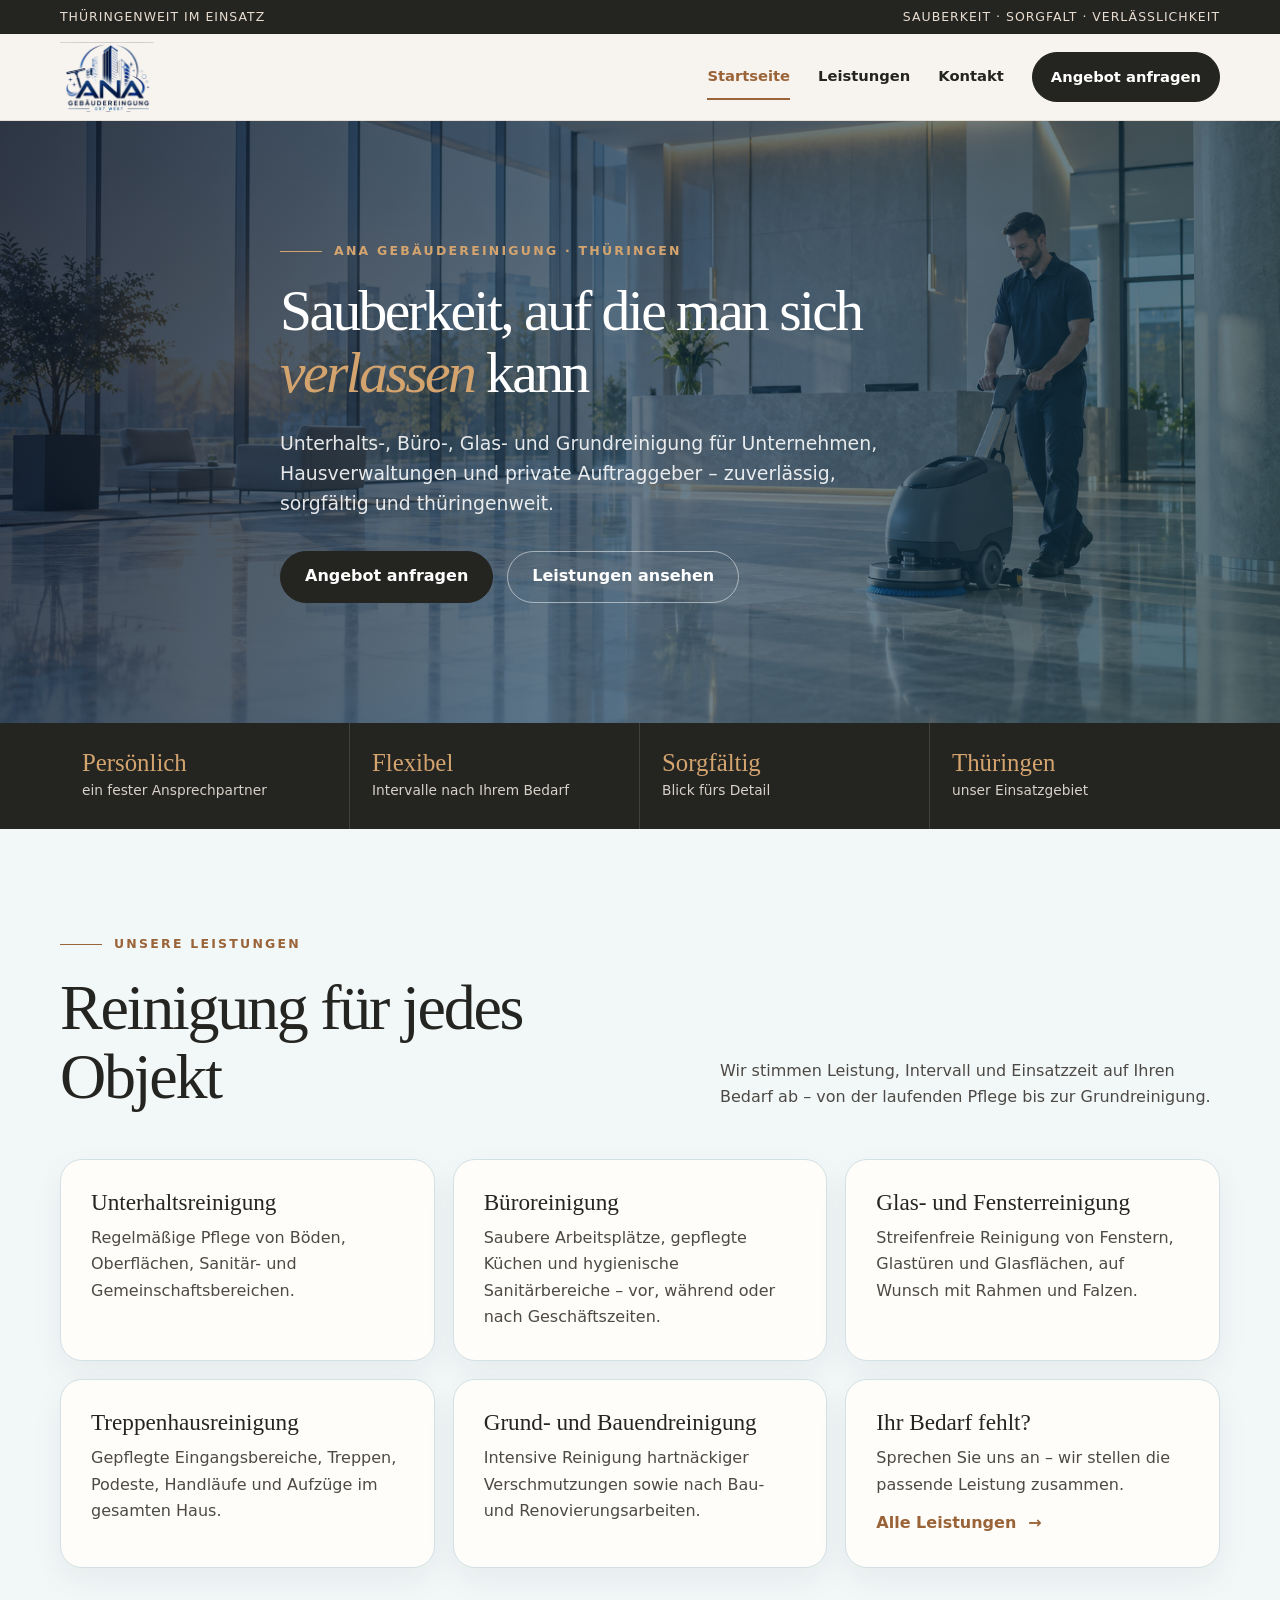
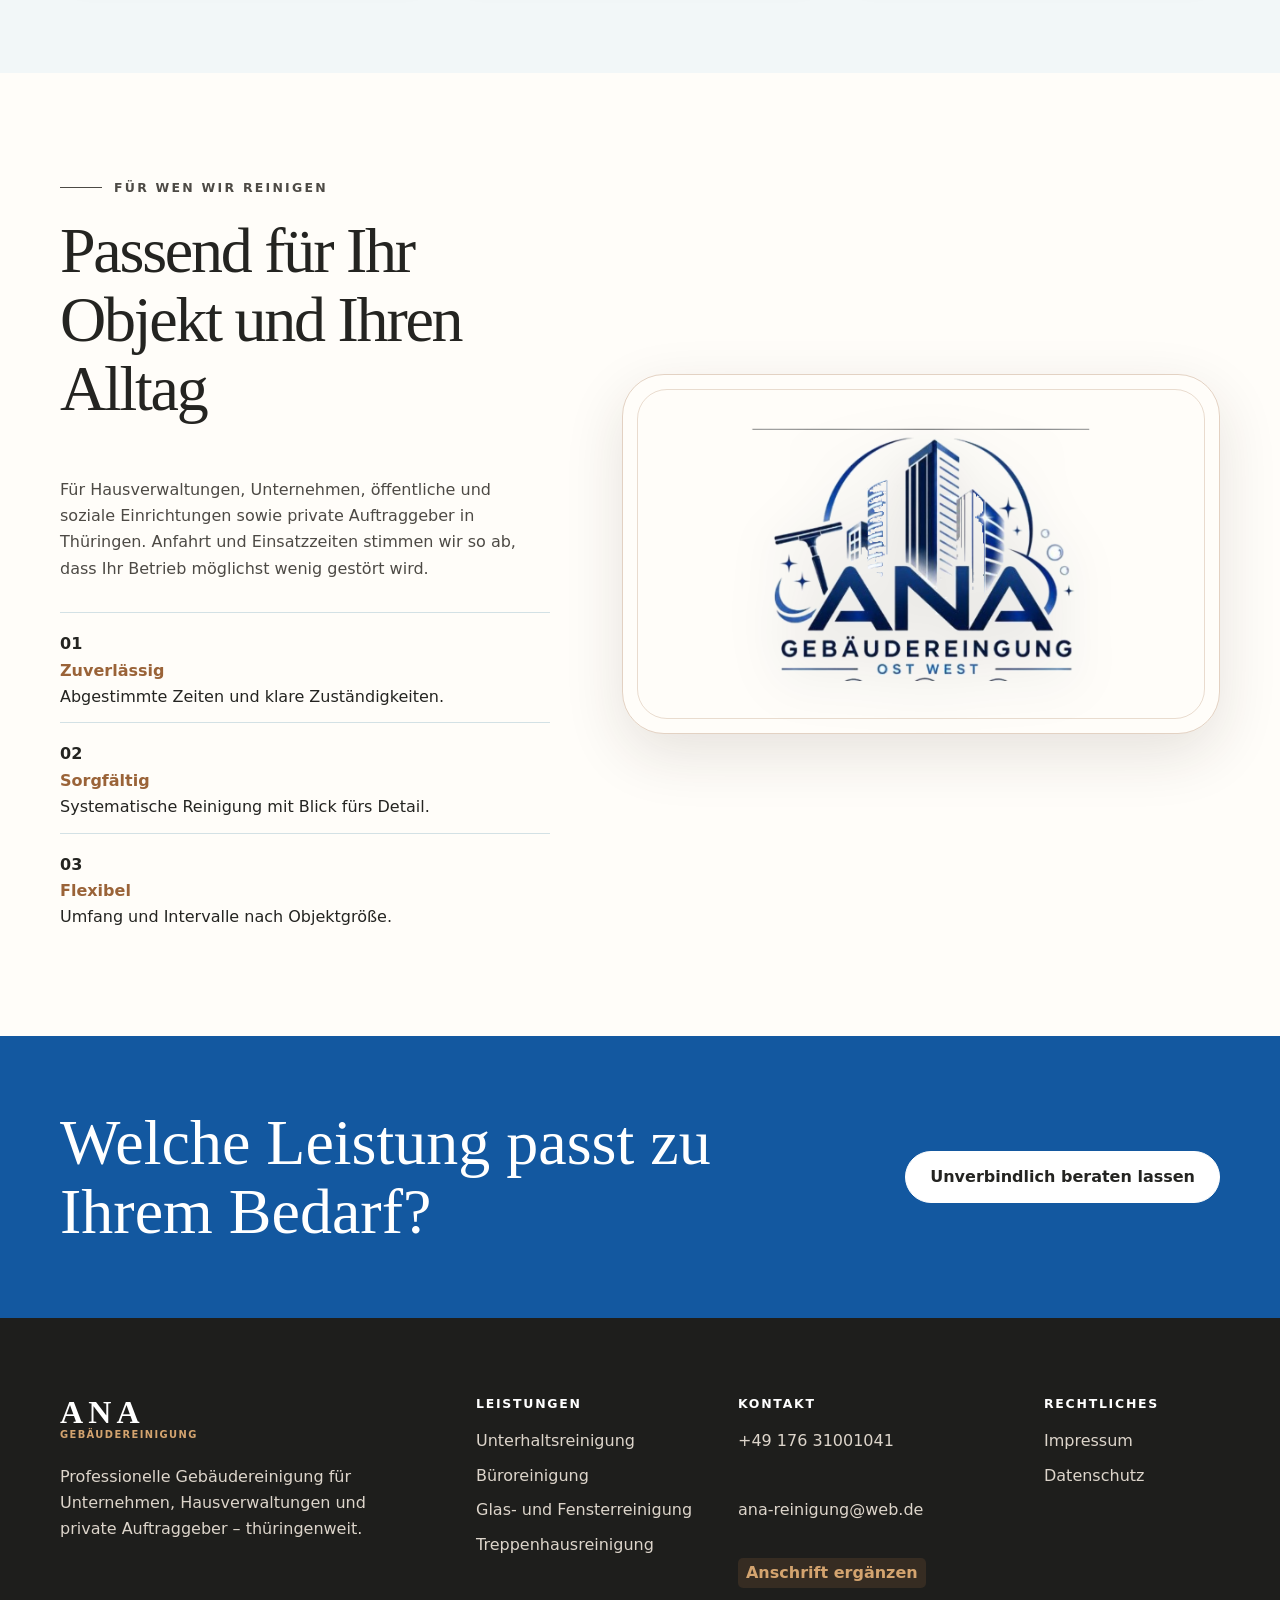
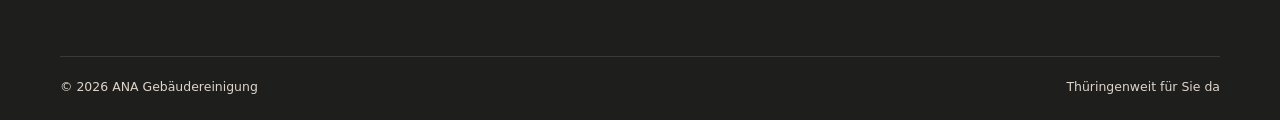
<file: index.html>
<!doctype html><html lang="de"><head><meta charset="utf-8"><meta name="robots" content="noindex"><meta name="viewport" content="width=device-width,initial-scale=1"><title>ANA Gebäudereinigung | Professionelle Reinigung in Thüringen</title><meta name="description" content="ANA Gebäudereinigung: Unterhalts-, Büro-, Glas-, Treppenhaus- und Grundreinigung für Unternehmen, Hausverwaltungen und private Auftraggeber in Thüringen."><link rel="icon" href="assets/favicon.svg" type="image/svg+xml"><link rel="stylesheet" href="assets/styles.css?v=9"><script src="assets/site.js" defer></script></head><body data-page="start"><header data-site-header></header><main id="inhalt">
<section class="home-hero"><div class="shell home-hero-inner"><p class="eyebrow">ANA Gebäudereinigung · Thüringen</p><h1>Sauberkeit, auf die man sich <em>verlassen</em> kann</h1><p class="home-lead">Unterhalts-, Büro-, Glas- und Grundreinigung für Unternehmen, Hausverwaltungen und private Auftraggeber – zuverlässig, sorgfältig und thüringenweit.</p><div class="actions"><a class="button" href="kontakt.html">Angebot anfragen</a><a class="button secondary" href="leistungen.html">Leistungen ansehen</a></div></div></section>
<section class="trustbar"><div class="shell trust-grid"><div class="trust-item"><strong>Persönlich</strong><span>ein fester Ansprechpartner</span></div><div class="trust-item"><strong>Flexibel</strong><span>Intervalle nach Ihrem Bedarf</span></div><div class="trust-item"><strong>Sorgfältig</strong><span>Blick fürs Detail</span></div><div class="trust-item"><strong>Thüringen</strong><span>unser Einsatzgebiet</span></div></div></section>
<section class="section"><div class="shell"><div class="section-head reveal"><div><p class="eyebrow">Unsere Leistungen</p><h2>Reinigung für jedes Objekt</h2></div><p>Wir stimmen Leistung, Intervall und Einsatzzeit auf Ihren Bedarf ab – von der laufenden Pflege bis zur Grundreinigung.</p></div><div class="values-grid cleaning-values"><div class="value reveal"><h3>Unterhaltsreinigung</h3><p>Regelmäßige Pflege von Böden, Oberflächen, Sanitär- und Gemeinschaftsbereichen.</p></div><div class="value reveal"><h3>Büroreinigung</h3><p>Saubere Arbeitsplätze, gepflegte Küchen und hygienische Sanitärbereiche – vor, während oder nach Geschäftszeiten.</p></div><div class="value reveal"><h3>Glas- und Fensterreinigung</h3><p>Streifenfreie Reinigung von Fenstern, Glastüren und Glasflächen, auf Wunsch mit Rahmen und Falzen.</p></div><div class="value reveal"><h3>Treppenhausreinigung</h3><p>Gepflegte Eingangsbereiche, Treppen, Podeste, Handläufe und Aufzüge im gesamten Haus.</p></div><div class="value reveal"><h3>Grund- und Bauendreinigung</h3><p>Intensive Reinigung hartnäckiger Verschmutzungen sowie nach Bau- und Renovierungsarbeiten.</p></div><div class="value reveal value-cta"><h3>Ihr Bedarf fehlt?</h3><p>Sprechen Sie uns an – wir stellen die passende Leistung zusammen.</p><a class="text-link" href="leistungen.html">Alle Leistungen <span>→</span></a></div></div></div></section>
<section class="section alt"><div class="shell split"><div class="copy reveal"><p class="eyebrow">Für wen wir reinigen</p><h2>Passend für Ihr Objekt und Ihren Alltag</h2><p>Für Hausverwaltungen, Unternehmen, öffentliche und soziale Einrichtungen sowie private Auftraggeber in Thüringen. Anfahrt und Einsatzzeiten stimmen wir so ab, dass Ihr Betrieb möglichst wenig gestört wird.</p><div class="principles"><div class="principle"><b>01</b><div><strong>Zuverlässig</strong><br>Abgestimmte Zeiten und klare Zuständigkeiten.</div></div><div class="principle"><b>02</b><div><strong>Sorgfältig</strong><br>Systematische Reinigung mit Blick fürs Detail.</div></div><div class="principle"><b>03</b><div><strong>Flexibel</strong><br>Umfang und Intervalle nach Objektgröße.</div></div></div></div><div class="brand-panel reveal has-logo"><img src="assets/ana-logo.png" alt="ANA Gebäudereinigung"></div></div></section>
<section class="cta-band cleaning-cta"><div class="shell"><h2>Welche Leistung passt zu Ihrem Bedarf?</h2><a class="button" href="kontakt.html">Unverbindlich beraten lassen</a></div></section></main><footer data-site-footer></footer></body></html>
</file>
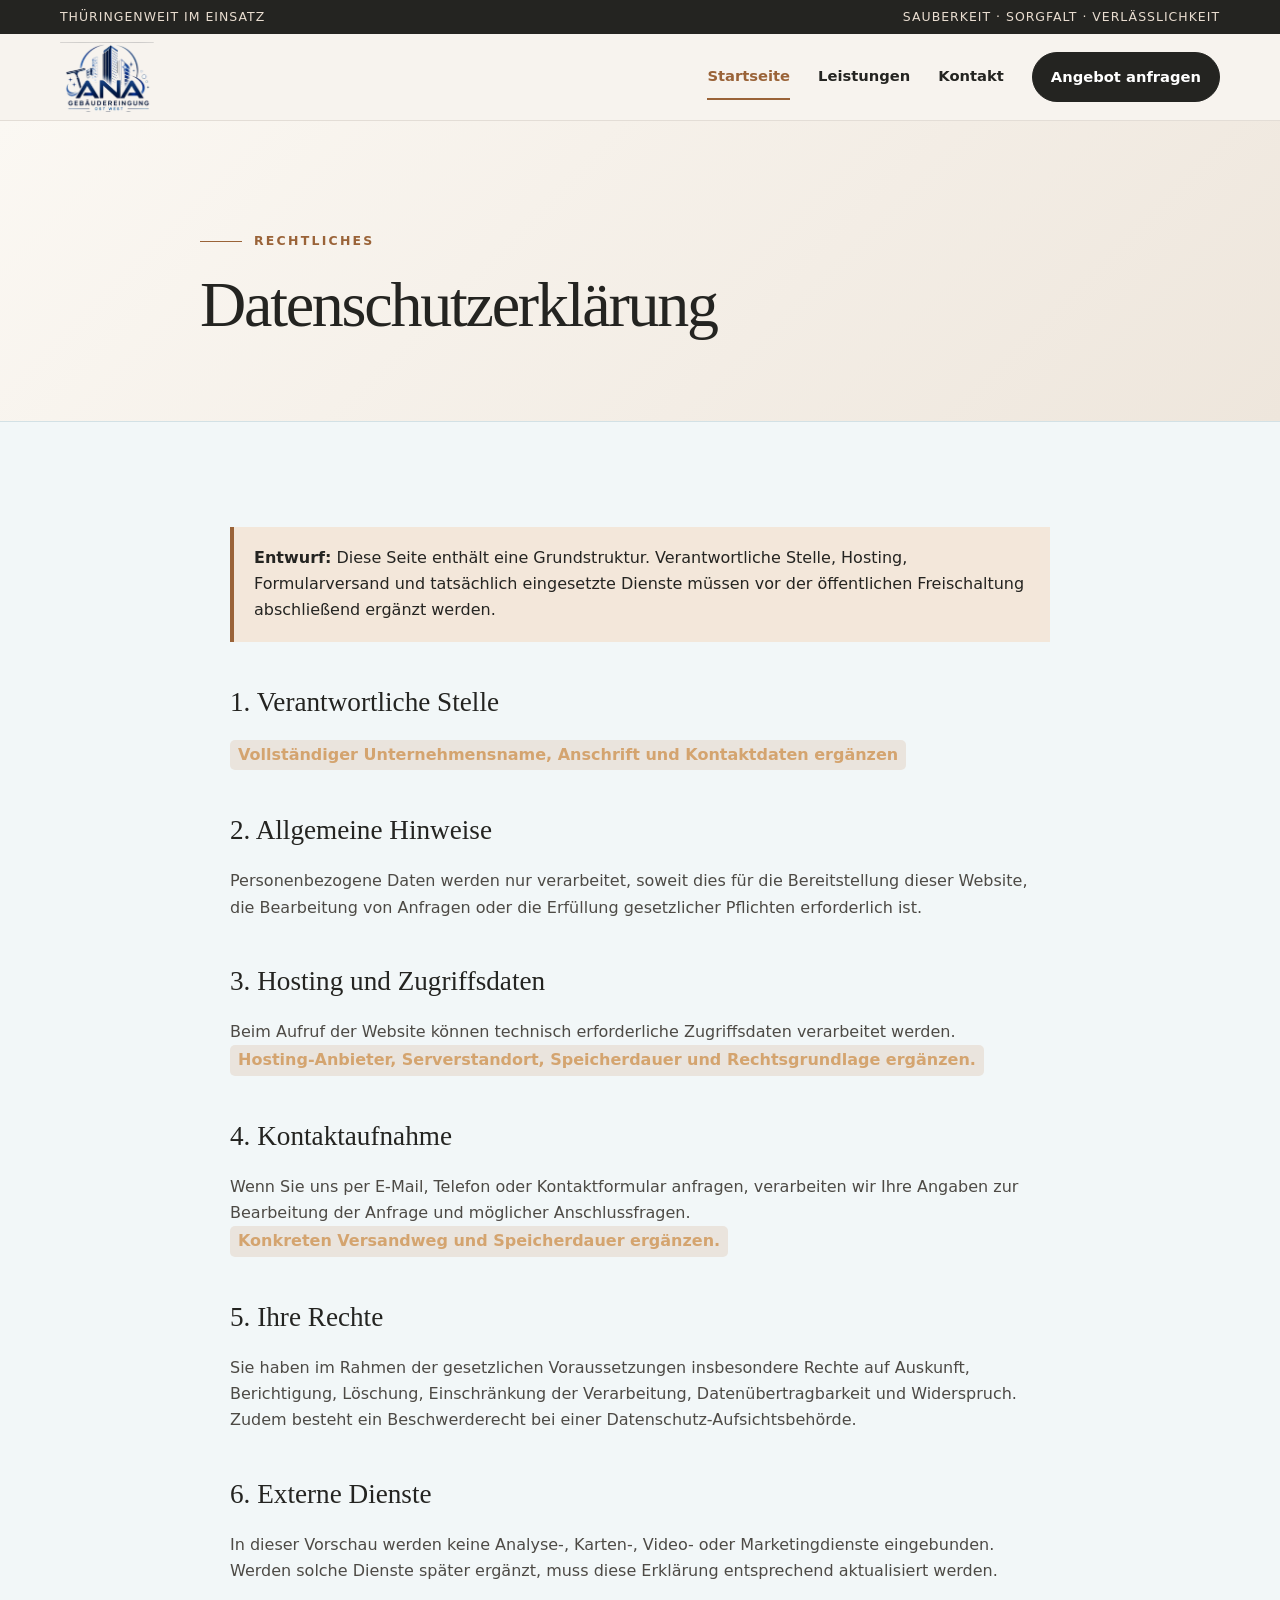
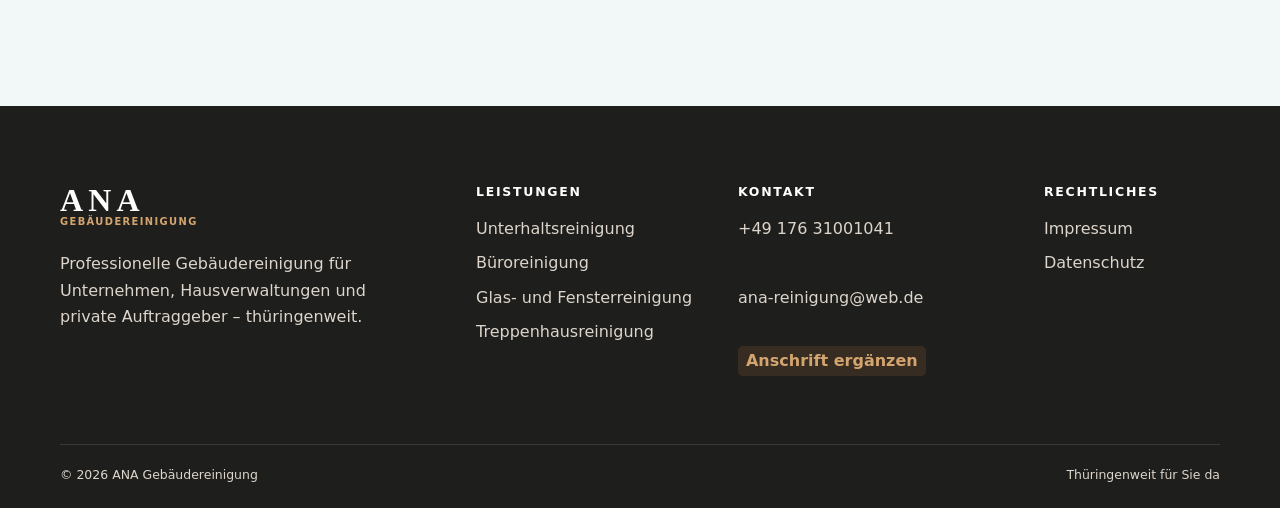
<file: datenschutz.html>
<!doctype html><html lang="de"><head><meta charset="utf-8"><meta name="robots" content="noindex"><meta name="viewport" content="width=device-width,initial-scale=1"><title>Datenschutz | ANA Gebäudereinigung</title><link rel="icon" href="assets/favicon.svg" type="image/svg+xml"><link rel="stylesheet" href="assets/styles.css?v=7"><script src="assets/site.js" defer></script></head><body><header data-site-header></header><main id="inhalt"><section class="page-hero"><div class="shell page-intro"><p class="eyebrow">Rechtliches</p><h1>Datenschutzerklärung</h1></div></section><section class="section"><div class="shell legal"><div class="draft-note"><strong>Entwurf:</strong> Diese Seite enthält eine Grundstruktur. Verantwortliche Stelle, Hosting, Formularversand und tatsächlich eingesetzte Dienste müssen vor der öffentlichen Freischaltung abschließend ergänzt werden.</div><h2>1. Verantwortliche Stelle</h2><p><span class="placeholder">Vollständiger Unternehmensname, Anschrift und Kontaktdaten ergänzen</span></p><h2>2. Allgemeine Hinweise</h2><p>Personenbezogene Daten werden nur verarbeitet, soweit dies für die Bereitstellung dieser Website, die Bearbeitung von Anfragen oder die Erfüllung gesetzlicher Pflichten erforderlich ist.</p><h2>3. Hosting und Zugriffsdaten</h2><p>Beim Aufruf der Website können technisch erforderliche Zugriffsdaten verarbeitet werden. <span class="placeholder">Hosting-Anbieter, Serverstandort, Speicherdauer und Rechtsgrundlage ergänzen.</span></p><h2>4. Kontaktaufnahme</h2><p>Wenn Sie uns per E-Mail, Telefon oder Kontaktformular anfragen, verarbeiten wir Ihre Angaben zur Bearbeitung der Anfrage und möglicher Anschlussfragen. <span class="placeholder">Konkreten Versandweg und Speicherdauer ergänzen.</span></p><h2>5. Ihre Rechte</h2><p>Sie haben im Rahmen der gesetzlichen Voraussetzungen insbesondere Rechte auf Auskunft, Berichtigung, Löschung, Einschränkung der Verarbeitung, Datenübertragbarkeit und Widerspruch. Zudem besteht ein Beschwerderecht bei einer Datenschutz-Aufsichtsbehörde.</p><h2>6. Externe Dienste</h2><p>In dieser Vorschau werden keine Analyse-, Karten-, Video- oder Marketingdienste eingebunden. Werden solche Dienste später ergänzt, muss diese Erklärung entsprechend aktualisiert werden.</p></div></section></main><footer data-site-footer></footer></body></html>
</file>
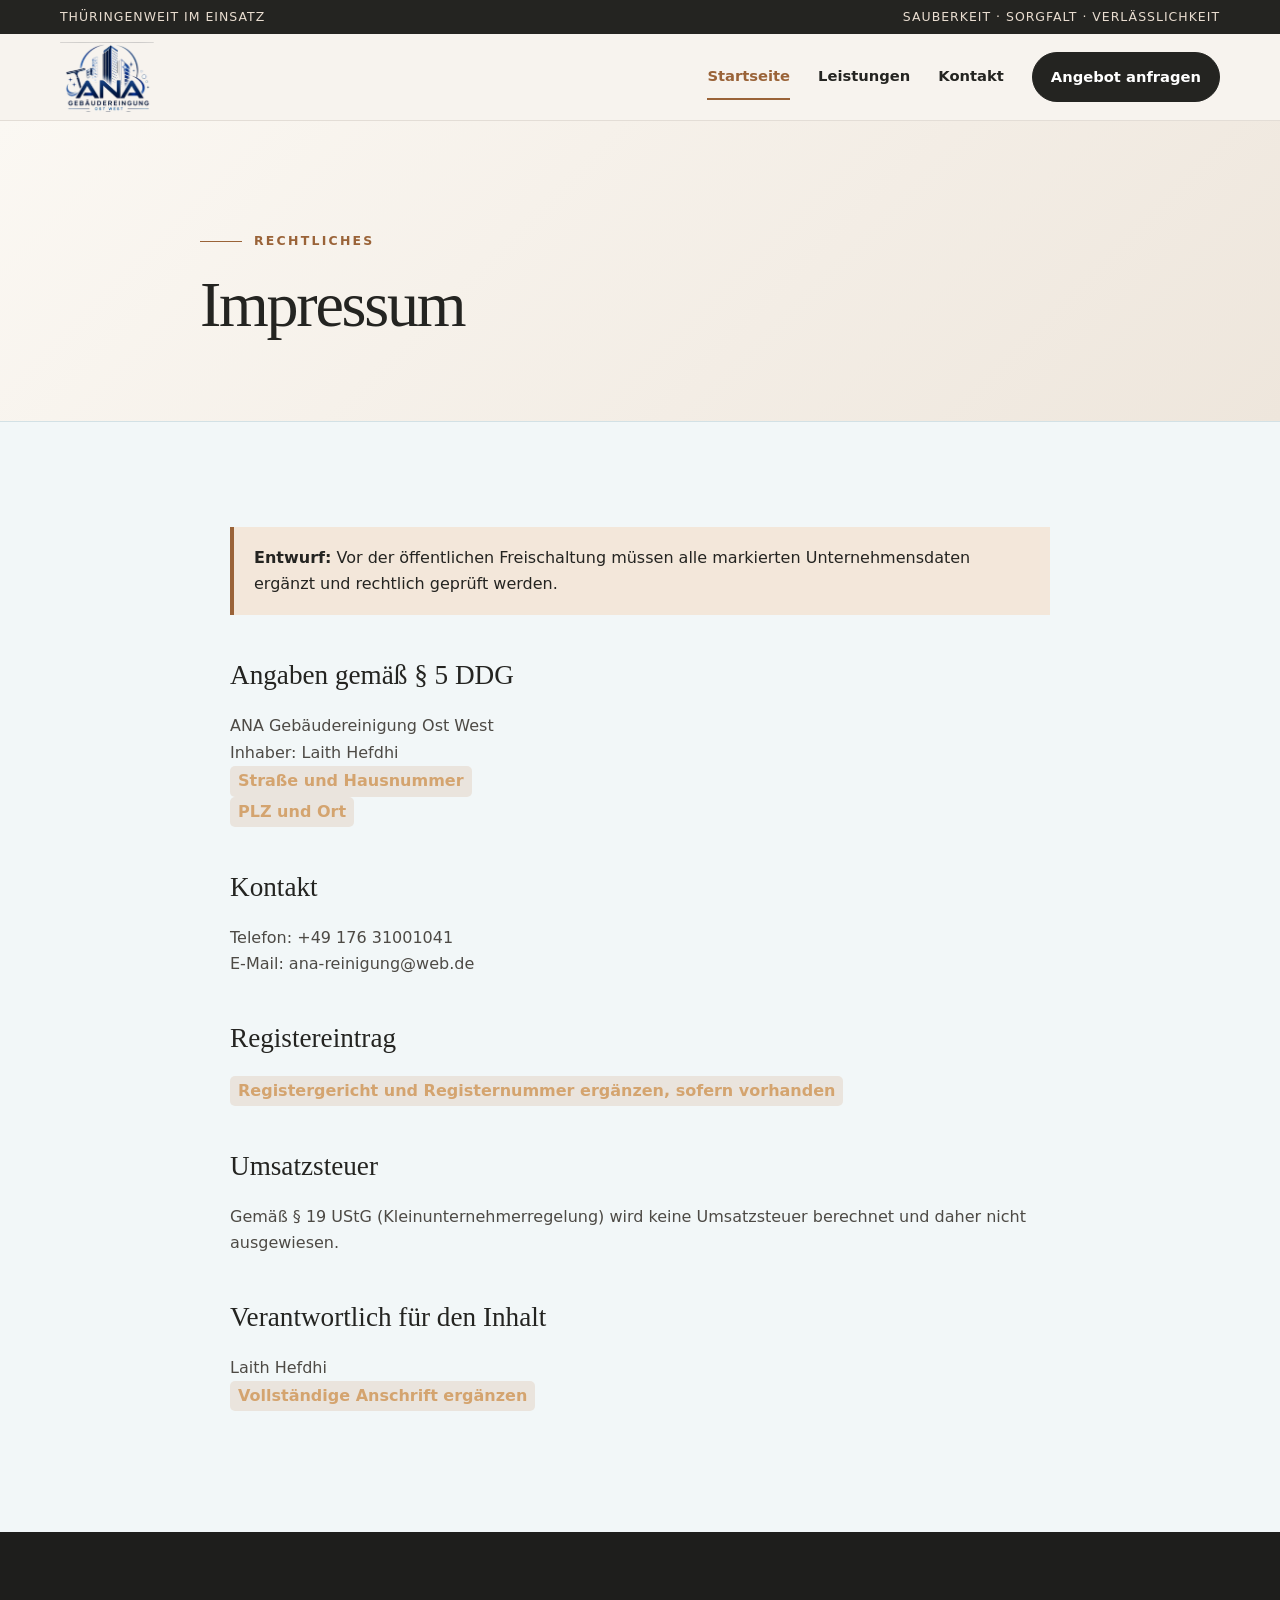
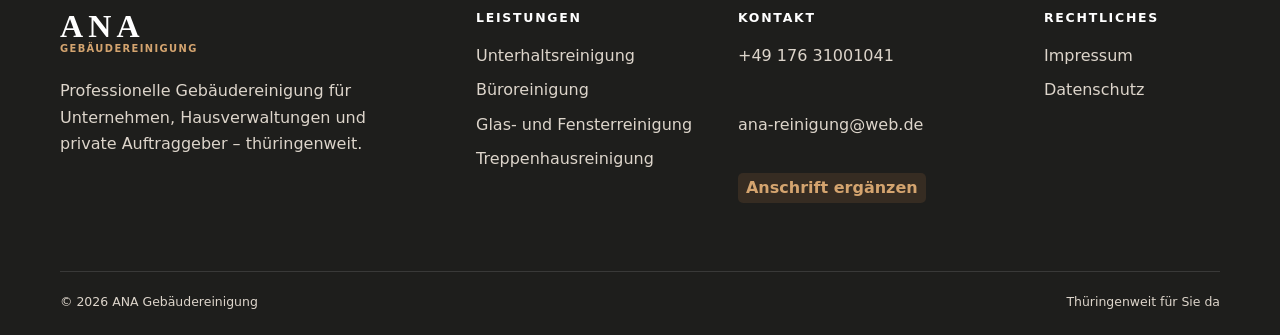
<file: impressum.html>
<!doctype html><html lang="de"><head><meta charset="utf-8"><meta name="robots" content="noindex"><meta name="viewport" content="width=device-width,initial-scale=1"><title>Impressum | ANA Gebäudereinigung</title><link rel="icon" href="assets/favicon.svg" type="image/svg+xml"><link rel="stylesheet" href="assets/styles.css?v=7"><script src="assets/site.js" defer></script></head><body><header data-site-header></header><main id="inhalt"><section class="page-hero"><div class="shell page-intro"><p class="eyebrow">Rechtliches</p><h1>Impressum</h1></div></section><section class="section"><div class="shell legal"><div class="draft-note"><strong>Entwurf:</strong> Vor der öffentlichen Freischaltung müssen alle markierten Unternehmensdaten ergänzt und rechtlich geprüft werden.</div><h2>Angaben gemäß § 5 DDG</h2><p>ANA Gebäudereinigung Ost West<br>Inhaber: Laith Hefdhi<br><span class="placeholder">Straße und Hausnummer</span><br><span class="placeholder">PLZ und Ort</span></p><h2>Kontakt</h2><p>Telefon: <a href="tel:+4917631001041">+49 176 31001041</a><br>E-Mail: <a href="mailto:ana-reinigung@web.de">ana-reinigung@web.de</a></p><h2>Registereintrag</h2><p><span class="placeholder">Registergericht und Registernummer ergänzen, sofern vorhanden</span></p><h2>Umsatzsteuer</h2><p>Gemäß § 19 UStG (Kleinunternehmerregelung) wird keine Umsatzsteuer berechnet und daher nicht ausgewiesen.</p><h2>Verantwortlich für den Inhalt</h2><p>Laith Hefdhi<br><span class="placeholder">Vollständige Anschrift ergänzen</span></p></div></section></main><footer data-site-footer></footer></body></html>
</file>
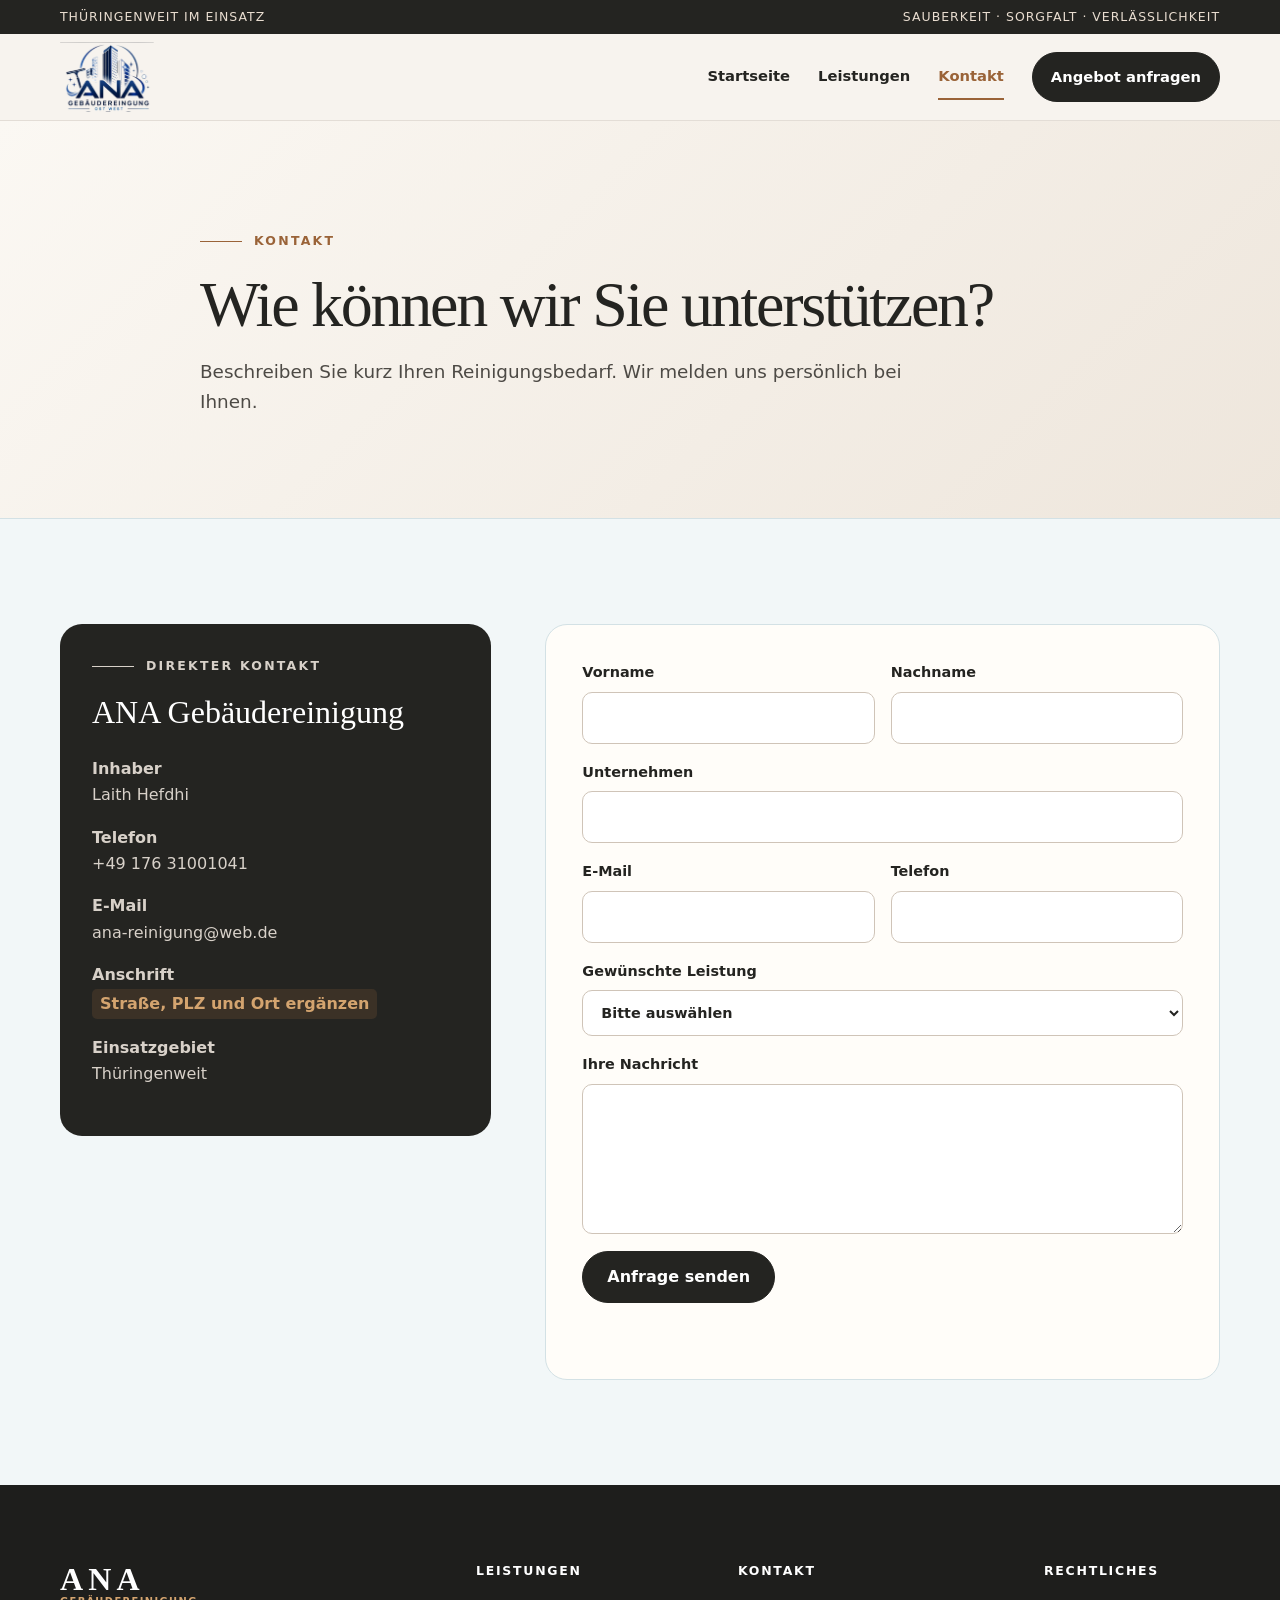
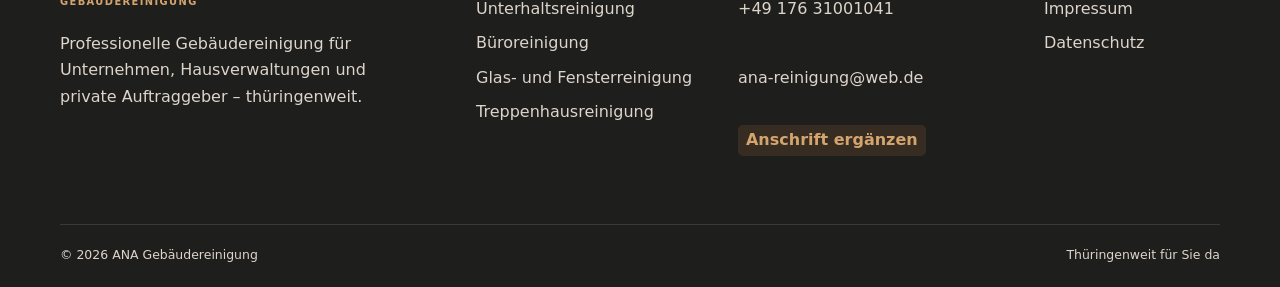
<file: kontakt.html>
<!doctype html><html lang="de"><head><meta charset="utf-8"><meta name="robots" content="noindex"><meta name="viewport" content="width=device-width,initial-scale=1"><title>Kontakt | ANA Gebäudereinigung</title><meta name="description" content="Kontaktieren Sie ANA Gebäudereinigung in Thüringen – Angebot und Beratung."><link rel="icon" href="assets/favicon.svg" type="image/svg+xml"><link rel="stylesheet" href="assets/styles.css?v=7"><script src="assets/site.js" defer></script></head><body data-page="kontakt"><header data-site-header></header><main id="inhalt"><section class="page-hero"><div class="shell page-intro"><p class="eyebrow">Kontakt</p><h1>Wie können wir Sie unterstützen?</h1><p>Beschreiben Sie kurz Ihren Reinigungsbedarf. Wir melden uns persönlich bei Ihnen.</p></div></section><section class="section"><div class="shell contact-layout"><aside class="contact-card reveal"><p class="eyebrow">Direkter Kontakt</p><h2>ANA Gebäudereinigung</h2><p><strong>Inhaber</strong><br>Laith Hefdhi</p><p><strong>Telefon</strong><br><a href="tel:+4917631001041">+49 176 31001041</a></p><p><strong>E-Mail</strong><br><a href="mailto:ana-reinigung@web.de">ana-reinigung@web.de</a></p><p><strong>Anschrift</strong><br><span class="placeholder">Straße, PLZ und Ort ergänzen</span></p><p><strong>Einsatzgebiet</strong><br>Thüringenweit</p></aside><form class="reveal" data-contact-form><div class="field-row"><label>Vorname<input name="vorname" autocomplete="given-name" required></label><label>Nachname<input name="nachname" autocomplete="family-name" required></label></div><label>Unternehmen<input name="unternehmen" autocomplete="organization"></label><div class="field-row"><label>E-Mail<input type="email" name="email" autocomplete="email" required></label><label>Telefon<input type="tel" name="telefon" autocomplete="tel"></label></div><label>Gewünschte Leistung<select name="leistung"><option>Bitte auswählen</option><option>Unterhaltsreinigung</option><option>Büroreinigung</option><option>Glas- und Fensterreinigung</option><option>Treppenhausreinigung</option><option>Grund- oder Bauendreinigung</option><option>Sonstiges</option></select></label><label>Ihre Nachricht<textarea name="nachricht" required></textarea></label><button class="button" type="submit">Anfrage senden</button><p class="form-note" aria-live="polite" data-form-notice></p></form></div></section></main><footer data-site-footer></footer></body></html>
</file>
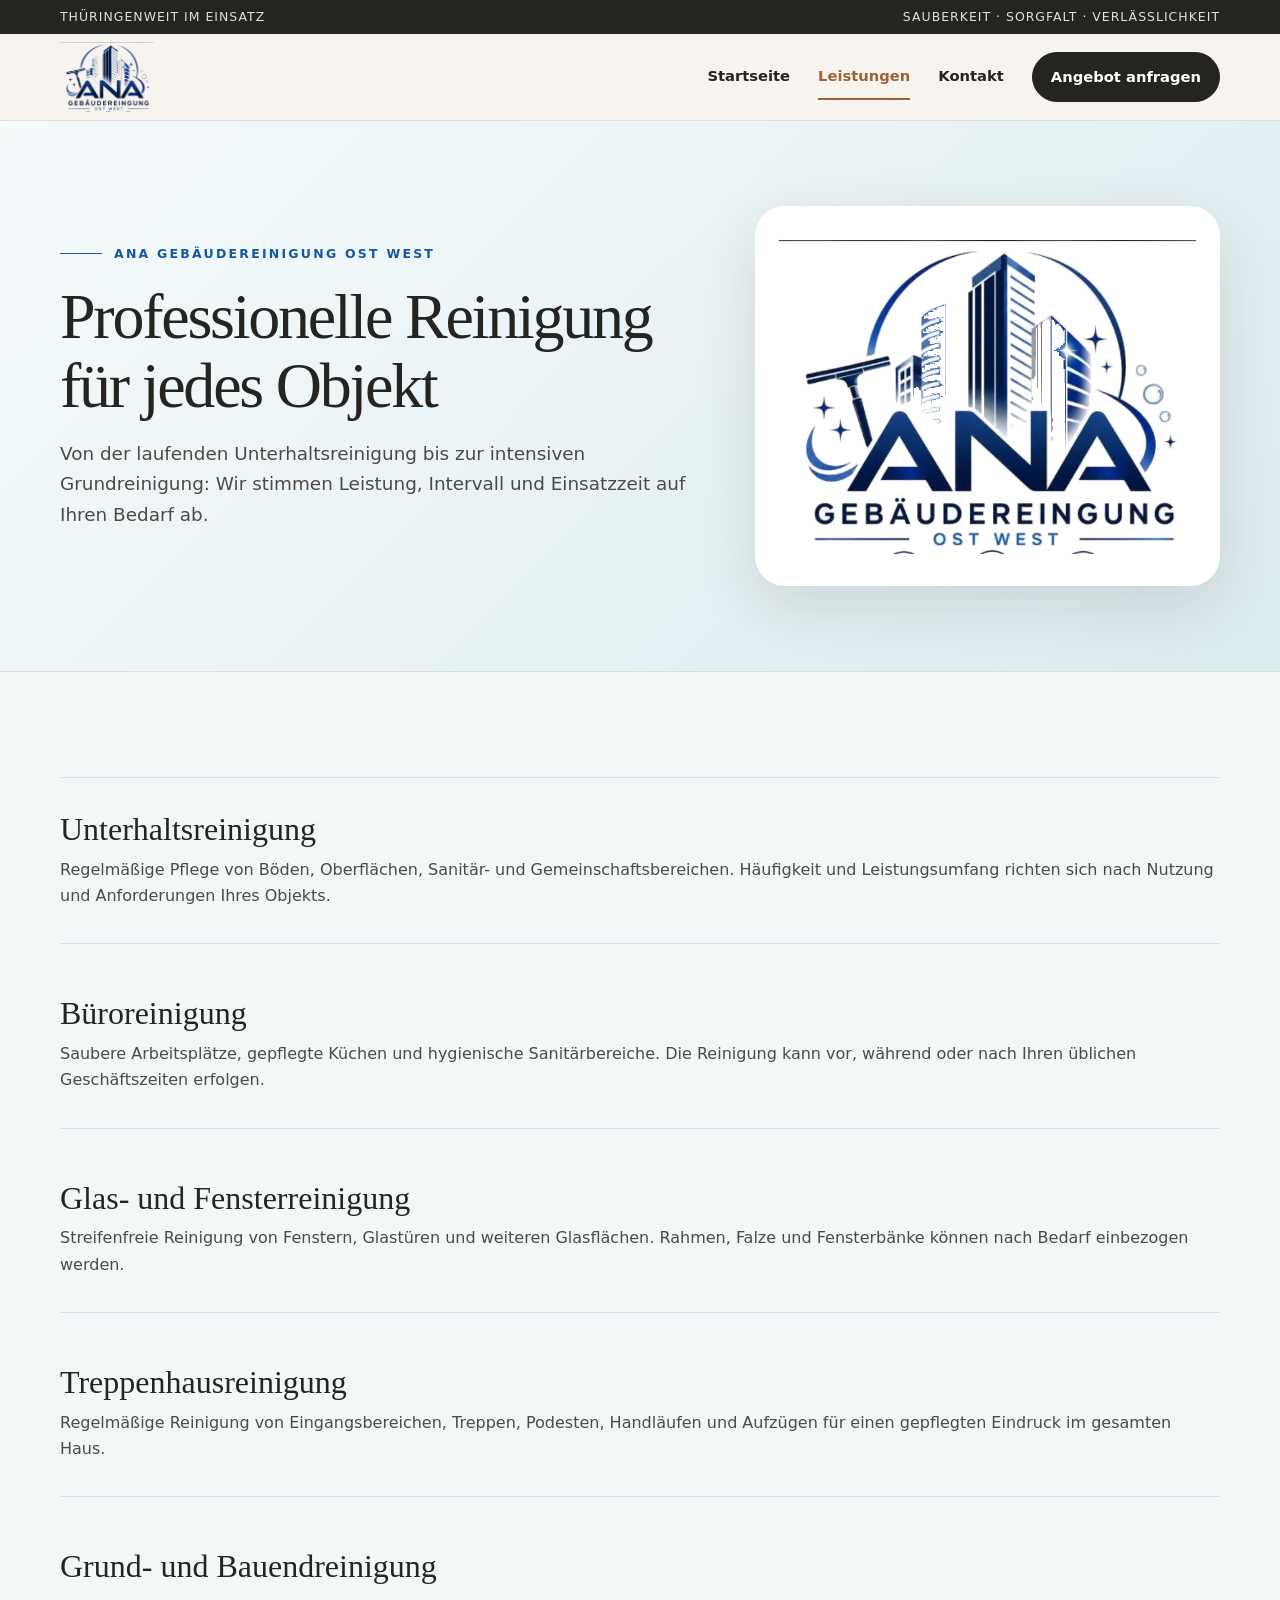
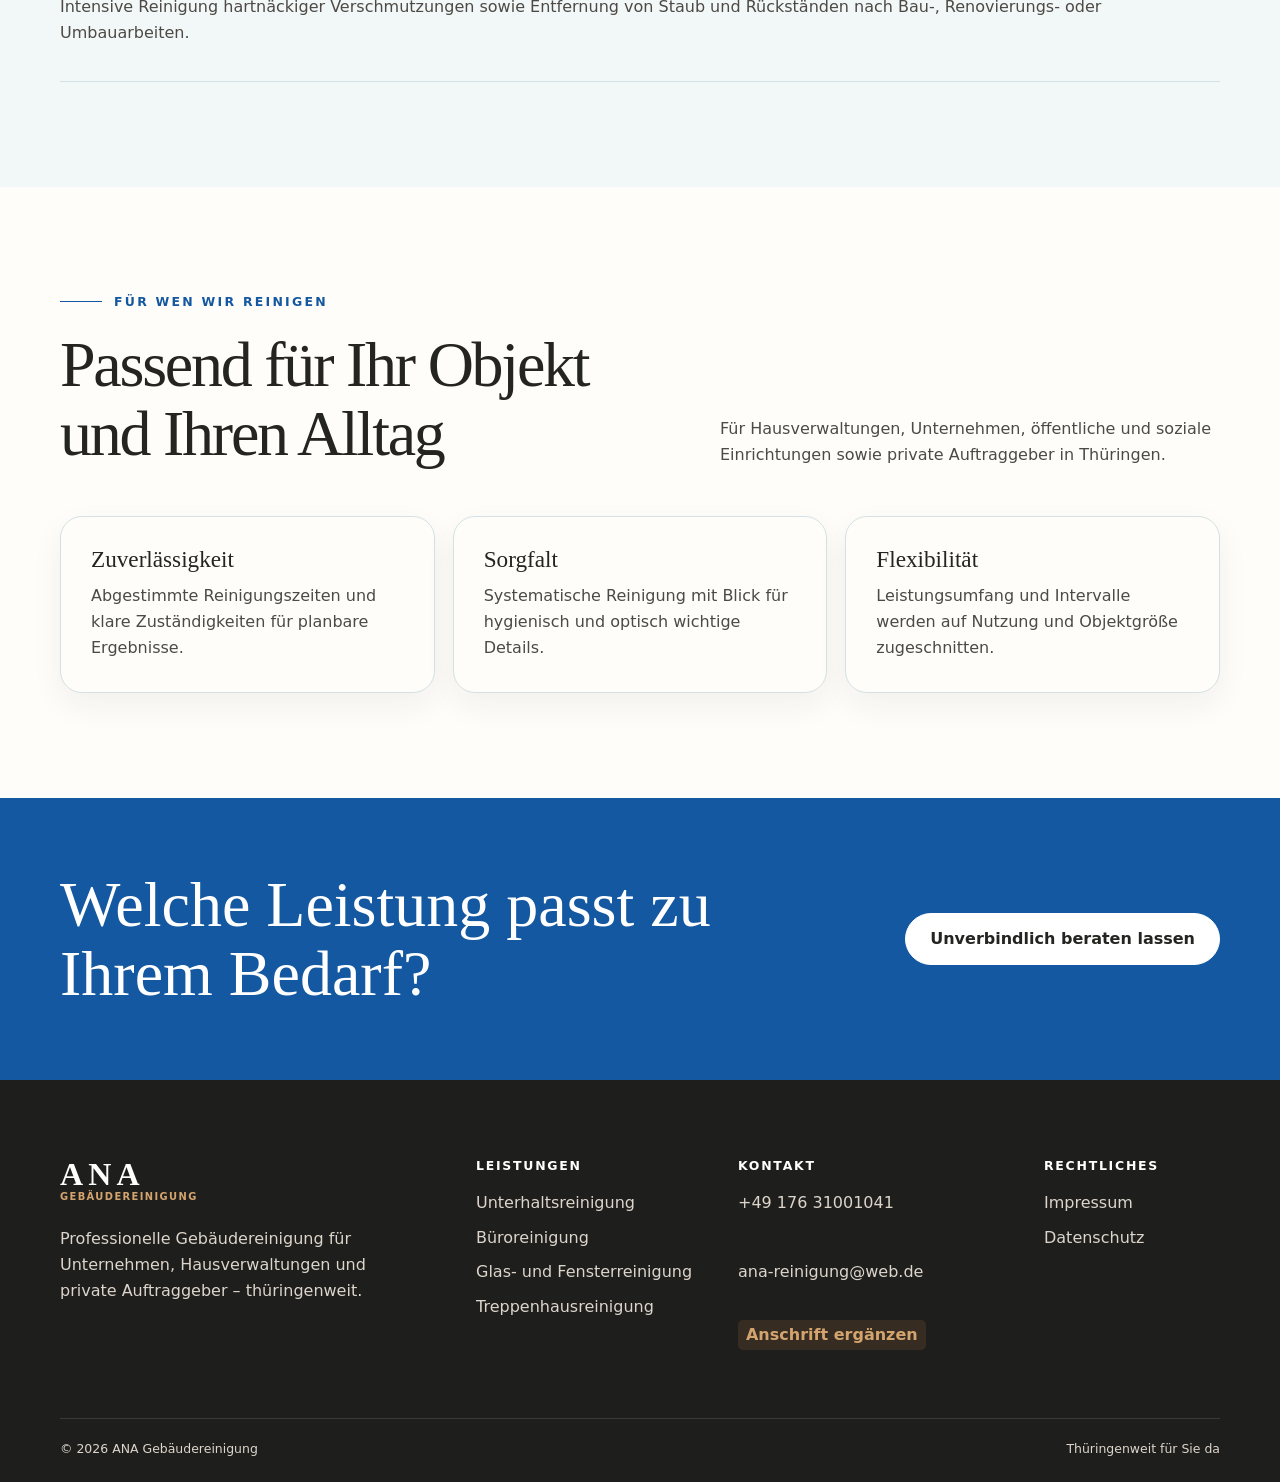
<file: leistungen.html>
<!doctype html><html lang="de"><head><meta charset="utf-8"><meta name="robots" content="noindex"><meta name="viewport" content="width=device-width,initial-scale=1"><title>Leistungen | ANA Gebäudereinigung</title><meta name="description" content="Reinigungsleistungen von ANA Gebäudereinigung in Thüringen."><link rel="icon" href="assets/favicon.svg" type="image/svg+xml"><link rel="stylesheet" href="assets/styles.css?v=7"><script src="assets/site.js" defer></script></head><body data-page="leistungen"><header data-site-header></header><main id="inhalt"><section class="cleaning-hero"><div class="shell business-hero-grid"><div class="page-intro"><p class="eyebrow">ANA Gebäudereinigung Ost West</p><h1>Professionelle Reinigung für jedes Objekt</h1><p>Von der laufenden Unterhaltsreinigung bis zur intensiven Grundreinigung: Wir stimmen Leistung, Intervall und Einsatzzeit auf Ihren Bedarf ab.</p></div><div class="business-logo-panel"><img src="assets/ana-logo.png" alt="ANA Gebäudereinigung Ost West"></div></div></section><section class="section"><div class="shell detail-list">
<article class="detail reveal" id="unterhalt"><h2>Unterhaltsreinigung</h2><p>Regelmäßige Pflege von Böden, Oberflächen, Sanitär- und Gemeinschaftsbereichen. Häufigkeit und Leistungsumfang richten sich nach Nutzung und Anforderungen Ihres Objekts.</p></article>
<article class="detail reveal" id="buero"><h2>Büroreinigung</h2><p>Saubere Arbeitsplätze, gepflegte Küchen und hygienische Sanitärbereiche. Die Reinigung kann vor, während oder nach Ihren üblichen Geschäftszeiten erfolgen.</p></article>
<article class="detail reveal" id="glas"><h2>Glas- und Fensterreinigung</h2><p>Streifenfreie Reinigung von Fenstern, Glastüren und weiteren Glasflächen. Rahmen, Falze und Fensterbänke können nach Bedarf einbezogen werden.</p></article>
<article class="detail reveal" id="treppen"><h2>Treppenhausreinigung</h2><p>Regelmäßige Reinigung von Eingangsbereichen, Treppen, Podesten, Handläufen und Aufzügen für einen gepflegten Eindruck im gesamten Haus.</p></article>
<article class="detail reveal" id="grund"><h2>Grund- und Bauendreinigung</h2><p>Intensive Reinigung hartnäckiger Verschmutzungen sowie Entfernung von Staub und Rückständen nach Bau-, Renovierungs- oder Umbauarbeiten.</p></article>
</div></section><section class="section alt"><div class="shell"><div class="section-head reveal"><div><p class="eyebrow">Für wen wir reinigen</p><h2>Passend für Ihr Objekt und Ihren Alltag</h2></div><p>Für Hausverwaltungen, Unternehmen, öffentliche und soziale Einrichtungen sowie private Auftraggeber in Thüringen.</p></div><div class="values-grid cleaning-values"><div class="value reveal"><h3>Zuverlässigkeit</h3><p>Abgestimmte Reinigungszeiten und klare Zuständigkeiten für planbare Ergebnisse.</p></div><div class="value reveal"><h3>Sorgfalt</h3><p>Systematische Reinigung mit Blick für hygienisch und optisch wichtige Details.</p></div><div class="value reveal"><h3>Flexibilität</h3><p>Leistungsumfang und Intervalle werden auf Nutzung und Objektgröße zugeschnitten.</p></div></div></div></section><section class="cta-band cleaning-cta"><div class="shell"><h2>Welche Leistung passt zu Ihrem Bedarf?</h2><a class="button" href="kontakt.html">Unverbindlich beraten lassen</a></div></section></main><footer data-site-footer></footer></body></html>
</file>
<file: assets/styles.css>
:root {
  --ink: #242421;
  --ink-soft: #4d4a45;
  --bronze: #9a6338;
  --bronze-light: #d4a46f;
  --blue: #1358a0;
  --paper: #f2f7f8;
  --white: #fffdf9;
  --line: #d3e1e5;
  --shadow: 0 20px 60px rgba(46, 34, 25, .12);
  --radius: 22px;
}
* { box-sizing: border-box; }
html { scroll-behavior: smooth; }
body { margin: 0; color: var(--ink); background: var(--paper); font-family: Inter, ui-sans-serif, system-ui, -apple-system, BlinkMacSystemFont, "Segoe UI", sans-serif; font-size: 16px; line-height: 1.65; }
img { max-width: 100%; display: block; }
a { color: inherit; text-decoration: none; }
button, input, textarea, select { font: inherit; }
.shell { width: min(1160px, calc(100% - 40px)); margin-inline: auto; }
.skip-link { position: fixed; left: 16px; top: -60px; z-index: 100; padding: 10px 16px; background: var(--ink); color: white; border-radius: 8px; }
.skip-link:focus { top: 16px; }
.sr-only { position: absolute; width: 1px; height: 1px; padding: 0; margin: -1px; overflow: hidden; clip: rect(0,0,0,0); white-space: nowrap; border: 0; }
.topline { background: var(--ink); color: #e9ddd0; font-size: .78rem; letter-spacing: .08em; text-transform: uppercase; }
.topline-inner { min-height: 34px; display: flex; align-items: center; justify-content: space-between; gap: 20px; }
header { position: sticky; top: 0; z-index: 20; background: rgba(247,243,237,.94); backdrop-filter: blur(14px); border-bottom: 1px solid rgba(105,86,68,.14); }
.nav-wrap { min-height: 86px; display: flex; align-items: center; justify-content: space-between; gap: 28px; }
.brand { display: inline-flex; align-items: center; gap: 12px; line-height: 1; }
.brand-logo { display: block; width: 178px; height: 68px; object-fit: contain; object-position: center; mix-blend-mode: multiply; }
.brand { flex-direction: column; align-items: flex-start; gap: 3px; }
.brand-word { color: #143c67; font: 800 2rem/.9 Georgia, serif; letter-spacing: .16em; }
.brand-sub { color: var(--ink-soft); font-size: .62rem; font-weight: 800; letter-spacing: .14em; text-transform: uppercase; }
.brand-mark { width: 46px; height: 52px; display: grid; place-items: center; color: #fffaf2; background: linear-gradient(145deg, #d39b68, #8e522c); clip-path: polygon(50% 0, 92% 17%, 88% 69%, 50% 100%, 12% 69%, 8% 17%); font-family: Georgia, serif; font-size: 1.7rem; font-weight: 700; }
.brand strong { display: block; font: 700 1.55rem/1 Georgia, serif; letter-spacing: .16em; }
.brand small { display: block; margin-top: 6px; color: var(--ink-soft); font-size: .72rem; letter-spacing: .13em; text-transform: uppercase; }
nav { display: flex; align-items: center; gap: 28px; font-size: .92rem; font-weight: 600; }
nav a { padding: 10px 0; border-bottom: 2px solid transparent; }
nav a:hover, nav a[aria-current="page"] { color: var(--bronze); border-color: var(--bronze); }
nav .nav-cta { padding: 12px 18px; color: white; background: var(--ink); border: 1px solid var(--ink); border-radius: 999px; }
nav .nav-cta:hover { color: white; background: var(--bronze); border-color: var(--bronze); }
.menu-button { display: none; width: 44px; height: 44px; border: 1px solid var(--line); border-radius: 50%; background: transparent; padding: 11px; }
.menu-button span:not(.sr-only) { display: block; height: 2px; background: var(--ink); margin: 4px 0; }
.hero { min-height: 720px; display: grid; align-items: center; overflow: hidden; background: linear-gradient(90deg, rgba(242,247,248,.98) 0%, rgba(242,247,248,.94) 48%, rgba(242,247,248,.2) 73%), url("ana-cleaning-hero.png") center/cover no-repeat; }
.parent-hero { min-height: 690px; display: grid; align-items: center; overflow: hidden; background: radial-gradient(circle at 78% 45%, rgba(212,164,111,.28), transparent 28%), linear-gradient(135deg,#f7fafb 0%,#e8f0f3 55%,#dfd3c7 100%); }
.parent-hero-grid { display: grid; grid-template-columns: 1.05fr .95fr; align-items: center; gap: 70px; padding: 86px 0; }
.parent-monogram, .brand-panel { min-height: 360px; display: grid; place-content: center; padding: 45px; text-align: center; border: 1px solid rgba(154,99,56,.25); border-radius: 42px; background: linear-gradient(145deg,rgba(23,52,79,.90),rgba(16,31,44,.94)), url("ana-sign-bg.jpg") center/cover no-repeat; box-shadow: var(--shadow); color: white; }
.parent-monogram span, .brand-panel span { font: 800 clamp(4.5rem,10vw,8.5rem)/.9 Georgia,serif; letter-spacing: .1em; text-shadow: 0 8px 24px rgba(0,0,0,.28); }
.parent-monogram small, .brand-panel small { margin-top: 20px; color: var(--bronze-light); font-weight: 800; letter-spacing: .22em; text-transform: uppercase; }
.hero-grid { display: grid; grid-template-columns: 1.08fr .92fr; align-items: center; gap: 40px; padding: 82px 0; }
.eyebrow { display: flex; align-items: center; gap: 12px; margin: 0 0 18px; color: var(--bronze); font-size: .78rem; font-weight: 800; letter-spacing: .18em; text-transform: uppercase; }
.eyebrow::before { content: ""; width: 42px; height: 1px; background: currentColor; }
h1, h2, h3 { margin-top: 0; font-family: Georgia, "Times New Roman", serif; line-height: 1.08; }
h1 { max-width: 820px; margin-bottom: 24px; font-size: clamp(3rem, 7vw, 6.2rem); font-weight: 500; letter-spacing: -.045em; }
h1 em { color: var(--bronze); font-weight: 500; }
.hero-copy > p:not(.eyebrow) { max-width: 630px; margin: 0 0 34px; color: var(--ink-soft); font-size: 1.15rem; }
.actions { display: flex; flex-wrap: wrap; gap: 14px; }
.button { display: inline-flex; justify-content: center; align-items: center; min-height: 52px; padding: 0 24px; border: 1px solid var(--ink); border-radius: 999px; background: var(--ink); color: white; font-weight: 750; transition: .2s ease; }
.button:hover { transform: translateY(-2px); background: var(--bronze); border-color: var(--bronze); }
.button.secondary { color: var(--ink); background: transparent; }
.button.secondary:hover { color: white; }
.hero-visual { position: relative; min-height: 530px; }
.hero-badge { position: absolute; right: 0; bottom: 42px; width: 142px; height: 142px; display: grid; place-items: center; padding: 20px; text-align: center; border-radius: 50%; background: var(--ink); color: #fff; box-shadow: var(--shadow); font-size: .72rem; font-weight: 700; letter-spacing: .12em; text-transform: uppercase; }
.trustbar { background: var(--ink); color: white; }
.trust-grid { display: grid; grid-template-columns: repeat(4, 1fr); }
.trust-item { padding: 26px 22px; border-right: 1px solid rgba(255,255,255,.13); }
.trust-item:last-child { border-right: 0; }
.trust-item strong { display: block; color: var(--bronze-light); font: 500 1.55rem Georgia, serif; }
.trust-item span { color: #d8d1c9; font-size: .86rem; }
.section { padding: 105px 0; }
.section.alt { background: var(--white); }
.section-head { display: flex; justify-content: space-between; align-items: end; gap: 32px; margin-bottom: 48px; }
#bereiche .section-head { display: block; }
#bereiche .section-head h2 { white-space: nowrap; }
#bereiche .section-head > p { margin-top: 16px; }
.section-head h2, .page-intro h1 { margin-bottom: 0; font-size: clamp(2.4rem, 5vw, 4.6rem); font-weight: 500; letter-spacing: -.035em; }
.section-head > p { max-width: 500px; margin: 0; color: var(--ink-soft); }
.service-grid { display: grid; grid-template-columns: repeat(2, 1fr); gap: 18px; }
.division-grid { display: grid; grid-template-columns: 1fr 1fr; gap: 24px; }
.division-card { overflow: hidden; border: 1px solid var(--line); border-radius: 28px; background: white; box-shadow: 0 16px 45px rgba(29,39,46,.08); }
.division-logo { height: 330px; overflow: hidden; display: flex; align-items: center; justify-content: center; padding: 22px; background: #eef5f7; }
.division-card.security .division-logo { background: #ded6cc; }
.division-card.cleaning .eyebrow, .division-card.cleaning .text-link { color: var(--blue); }
.division-logo img { max-width: 100%; max-height: 100%; width: auto; height: auto; object-fit: contain; mix-blend-mode: multiply; }
.division-copy { padding: 34px; }
.division-copy h3 { margin-bottom: 12px; font-size: 2rem; font-weight: 500; }
.division-copy p:not(.eyebrow) { color: var(--ink-soft); }
.text-link { display: inline-flex; gap: 12px; margin-top: 12px; color: var(--bronze); font-weight: 800; }
.text-link:hover span { transform: translateX(4px); }
.text-link span { transition: .2s ease; }
.service-card { min-height: 280px; padding: 34px; border: 1px solid var(--line); border-radius: var(--radius); background: rgba(255,255,255,.56); transition: .25s ease; }
.service-card:hover { transform: translateY(-5px); border-color: var(--bronze-light); box-shadow: var(--shadow); }
.number { margin-bottom: 42px; color: var(--bronze); font-size: .77rem; font-weight: 800; letter-spacing: .14em; }
.service-card h3 { margin-bottom: 14px; font-size: 1.75rem; font-weight: 500; }
.service-card p { margin: 0; color: var(--ink-soft); }
.split { display: grid; grid-template-columns: .9fr 1.1fr; gap: 72px; align-items: center; }
.portrait-panel { position: relative; min-height: 500px; display: grid; place-items: center; overflow: hidden; border-radius: 34px; background: #dcebef; }
.portrait-panel img { width: 100%; height: 100%; object-fit: cover; }
.portrait-panel::after { content: "ANA"; position: absolute; right: -24px; bottom: -28px; color: rgba(255,255,255,.06); font: 700 9rem Georgia,serif; letter-spacing: .05em; }
.copy h2 { font-size: clamp(2.5rem, 5vw, 4.5rem); font-weight: 500; letter-spacing: -.035em; }
.copy p { color: var(--ink-soft); }
.principles { display: grid; gap: 12px; margin-top: 30px; }
.principle { padding-top: 18px; border-top: 1px solid var(--line); }
.principle strong { color: var(--bronze); }
.cta-band { padding: 72px 0; background: var(--bronze); color: white; }
.cta-band .shell { display: flex; align-items: center; justify-content: space-between; gap: 32px; }
.cta-band h2 { max-width: 720px; margin: 0; font-size: clamp(2rem, 5vw, 4rem); font-weight: 500; }
.cta-band .button { border-color: white; background: white; color: var(--ink); flex: 0 0 auto; }
.page-hero { padding: 110px 0 82px; background: linear-gradient(135deg,#fbf8f3,#eee6dc); border-bottom: 1px solid var(--line); }
.cleaning-hero, .security-hero { padding: 85px 0; border-bottom: 1px solid var(--line); }
.cleaning-hero { background: linear-gradient(135deg,#f5fafb,#dcebef); }
.security-hero { background: linear-gradient(135deg,#ece5dd,#cbb8a6); }
.business-hero-grid, .security-hero-grid { display: grid; grid-template-columns: 1.15fr .85fr; align-items: center; gap: 65px; }
.business-logo-panel, .security-logo-panel { min-height: 380px; display: grid; place-items: center; padding: 22px; border-radius: 30px; background: white; box-shadow: var(--shadow); }
.business-logo-panel img, .security-logo-panel img { width: 100%; max-height: 380px; object-fit: contain; mix-blend-mode: multiply; }
.security-page .eyebrow, .security-page .number { color: #8b552e; }
body[data-page="leistungen"] .eyebrow, body[data-page="leistungen"] .number { color: var(--blue); }
.security-page .button:hover, .security-cta { background: #8b552e; border-color: #8b552e; }
.cleaning-cta { background: var(--blue); }
.security-strip { background: #e9e0d7; }
.conversion-panel { display: flex; align-items: center; justify-content: space-between; gap: 40px; padding: 46px; border: 1px solid var(--line); border-radius: 28px; background: white; box-shadow: var(--shadow); }
.conversion-panel > div { max-width: 760px; }
.conversion-panel h2 { margin-bottom: 12px; font-size: clamp(2rem,4vw,3.35rem); font-weight: 500; }
.conversion-panel p:last-child { margin-bottom: 0; color: var(--ink-soft); }
.conversion-panel .button { flex: 0 0 auto; }
.regional-section { background: #e7eff2; }
.regional-grid { display: grid; grid-template-columns: 1.1fr .9fr; gap: 70px; align-items: end; }
.regional-grid h2 { margin-bottom: 0; font-size: clamp(2.35rem,5vw,4.4rem); font-weight: 500; }
.regional-grid p { color: var(--ink-soft); font-size: 1.08rem; }
.page-intro { max-width: 880px; }
.page-intro p:last-child { max-width: 720px; color: var(--ink-soft); font-size: 1.15rem; }
.detail-list { display: grid; gap: 18px; }
.detail { padding: 34px 0; border-bottom: 1px solid var(--line); }
.detail:first-child { border-top: 1px solid var(--line); }
.detail h2 { margin-bottom: 10px; font-size: 2rem; font-weight: 500; }
.detail p { margin: 0; color: var(--ink-soft); }
.values-grid { display: grid; grid-template-columns: repeat(3, 1fr); gap: 18px; }
.value { padding: 30px; border-radius: var(--radius); background: var(--white); border: 1px solid var(--line); box-shadow: 0 12px 32px rgba(29,39,46,.06); }
.value h3 { margin: 0 0 10px; font-size: 1.45rem; font-weight: 500; color: var(--ink); }
.value p { margin: 0; color: var(--ink-soft); }
.contact-layout { display: grid; grid-template-columns: .78fr 1.22fr; gap: 54px; align-items: start; }
.contact-card { padding: 32px; border-radius: var(--radius); background: var(--ink); color: white; }
.contact-card h2 { font-size: 2rem; font-weight: 500; }
.contact-card p { color: #d8d1c9; }
.placeholder { display: inline-block; padding: 2px 8px; border-radius: 5px; background: rgba(184,120,66,.15); color: var(--bronze-light); font-weight: 700; }
form { padding: 36px; border: 1px solid var(--line); border-radius: var(--radius); background: var(--white); }
.field-row { display: grid; grid-template-columns: 1fr 1fr; gap: 16px; }
label { display: grid; gap: 7px; margin-bottom: 17px; font-weight: 700; font-size: .9rem; }
input, textarea, select { width: 100%; border: 1px solid #cfc4b8; border-radius: 10px; background: #fff; color: var(--ink); padding: 13px 14px; }
input:focus, textarea:focus, select:focus { outline: 3px solid rgba(169,103,54,.18); border-color: var(--bronze); }
textarea { min-height: 150px; resize: vertical; }
.form-note { min-height: 26px; margin: 14px 0 0; color: var(--bronze); font-weight: 700; }
.legal { max-width: 820px; }
.legal h2 { margin-top: 46px; font-size: 1.7rem; font-weight: 500; }
.legal h3 { margin-top: 30px; font-size: 1.15rem; }
.legal p, .legal li { color: var(--ink-soft); }
.draft-note { padding: 18px 20px; margin-bottom: 36px; border-left: 4px solid var(--bronze); background: #f3e7da; }
footer { padding: 72px 0 22px; background: #1e1e1c; color: #ddd5cb; }
.footer-grid { display: grid; grid-template-columns: 1.7fr 1fr 1.2fr .8fr; gap: 42px; }
.footer-grid > div:first-child p { max-width: 340px; }
.footer-grid h2 { margin: 8px 0 18px; color: white; font: 700 .78rem/1 system-ui,sans-serif; letter-spacing: .14em; text-transform: uppercase; }
.footer-grid a:not(.brand) { display: block; margin: 8px 0; }
.footer-grid a:hover { color: var(--bronze-light); }
.footer-brand { padding: 8px 0; border-radius: 12px; }
.footer-brand .brand-word { color: white; }
.footer-brand .brand-sub { color: var(--bronze-light); }
.footer-brand .brand-logo { width: 205px; height: 78px; mix-blend-mode: normal; }
.footer-bottom { display: flex; justify-content: space-between; gap: 20px; margin-top: 52px; padding-top: 20px; border-top: 1px solid rgba(255,255,255,.12); font-size: .78rem; }
.reveal { opacity: 0; transform: translateY(20px); transition: opacity .55s ease, transform .55s ease; }
.reveal.visible { opacity: 1; transform: none; }
@media (max-width: 900px) {
  .menu-button { display: block; }
  nav { position: absolute; top: 120px; left: 20px; right: 20px; display: none; align-items: stretch; padding: 20px; border: 1px solid var(--line); border-radius: 16px; background: var(--white); box-shadow: var(--shadow); }
  nav.is-open { display: grid; }
  nav a { padding: 12px; }
  .hero-grid, .parent-hero-grid, .business-hero-grid, .security-hero-grid, .split, .contact-layout { grid-template-columns: 1fr; }
  .division-grid { grid-template-columns: 1fr; }
  .conversion-panel { align-items: flex-start; flex-direction: column; }
  .regional-grid { grid-template-columns: 1fr; gap: 24px; }
  .hero { background-position: 65% center; }
  .hero-copy { padding: 28px; border-radius: 24px; background: rgba(242,247,248,.9); backdrop-filter: blur(8px); }
  .hero { min-height: auto; }
  .hero-grid { padding: 70px 0; }
  .hero-visual { min-height: 410px; }
  .trust-grid { grid-template-columns: 1fr 1fr; }
  .trust-item:nth-child(2) { border-right: 0; }
  .trust-item:nth-child(-n+2) { border-bottom: 1px solid rgba(255,255,255,.13); }
  .values-grid { grid-template-columns: 1fr; }
  .footer-grid { grid-template-columns: 1fr 1fr; }
}
@media (max-width: 620px) {
  .shell { width: min(100% - 28px, 1160px); }
  .topline-inner span:last-child { display: none; }
  .nav-wrap { min-height: 76px; }
  .brand-logo { width: 142px; height: 58px; }
  .brand-word { font-size: 1.65rem; }
  .brand-sub { font-size: .52rem; }
  nav { top: 110px; }
  h1 { font-size: 3.15rem; }
  .hero-grid { padding: 52px 0; }
  .hero-visual { min-height: 340px; }
  .hero-badge { width: 110px; height: 110px; bottom: 5px; font-size: .62rem; }
  .trust-grid, .service-grid, .footer-grid, .field-row { grid-template-columns: 1fr; }
  .division-logo { height: 260px; }
  .trust-item { border-right: 0; border-bottom: 1px solid rgba(255,255,255,.13); }
  .section { padding: 78px 0; }
  .section-head { display: block; }
  .section-head > p { margin-top: 20px; }
  .service-card { min-height: 0; }
  .cta-band .shell { display: block; }
  .cta-band .button { margin-top: 26px; }
  .footer-bottom { display: block; }
}
@media (prefers-reduced-motion: reduce) { *, *::before, *::after { scroll-behavior: auto !important; transition: none !important; } .reveal { opacity: 1; transform: none; } }
/* Startseite: Textkasten im Hero (ANA Dienstleistungen Group) */
.parent-monogram{display:flex;flex-direction:column;justify-content:center;text-align:left;gap:14px;}
.parent-monogram .pm-mark{margin:0;font:800 2.1rem/1 Georgia,serif;letter-spacing:.16em;color:#fff;}
.parent-monogram .pm-lead{margin:0;font-size:1.08rem;line-height:1.6;color:#fff;font-weight:600;}
.parent-monogram .pm-text{margin:0;font-size:1rem;line-height:1.7;color:rgba(255,255,255,.82);}

/* Hintergrundbild im Kopfbereich: helles Foto, passend zum warmen ANA-Farbschema */
.parent-hero{
  background:
    radial-gradient(circle at 78% 45%, rgba(212,164,111,.22), transparent 28%),
    linear-gradient(115deg, rgba(247,250,251,.93) 0%, rgba(232,240,243,.88) 55%, rgba(223,211,199,.82) 100%),
    url("ana-hero-building.jpg") center/cover no-repeat;
}

/* Kopfbereich mit hellem Foto: normale dunkle Schrift, kein Textkasten noetig */

/* Startseiten-Hero mit Hintergrundfoto (ANA Gebaeudereinigung) */
.home-hero{position:relative;color:#fff;background:linear-gradient(115deg,rgba(9,17,33,.84) 0%,rgba(16,52,79,.6) 60%,rgba(20,52,60,.7) 100%),url("ana-cleaning-hero.png") center 30%/cover no-repeat;}
.home-hero-inner{padding:120px 0;max-width:720px;}
@media(max-width:700px){.home-hero-inner{padding:84px 0;}}
.home-hero h1{color:#fff;font-size:clamp(2.2rem,5vw,3.6rem);}
.home-hero h1 em{color:var(--bronze-light);}
.home-hero .eyebrow{color:var(--bronze-light);}
.home-lead{margin:22px 0 32px;font-size:1.18rem;line-height:1.6;color:rgba(255,255,255,.88);max-width:600px;}
.home-hero .button.secondary{color:#fff;border-color:rgba(255,255,255,.5);}
.home-hero .button.secondary:hover{background:rgba(255,255,255,.14);}
.value-cta .text-link{margin-top:12px;display:inline-flex;}

/* Bild-Logo in der Kopfzeile */
.nav-wrap .brand-logo{width:auto;height:70px;mix-blend-mode:normal;}
@media(max-width:700px){.nav-wrap .brand-logo{height:54px;}}

/* EDEL-LOGO-PANEL v9 (Startseite) */
.brand-panel.has-logo{background:linear-gradient(160deg,#ffffff,var(--cream));border:1px solid rgba(154,99,56,.28);padding:52px;position:relative;overflow:hidden;}
.brand-panel.has-logo::before{content:"";position:absolute;inset:14px;border:1px solid rgba(154,99,56,.22);border-radius:30px;pointer-events:none;}
.brand-panel.has-logo img{width:100%;max-width:340px;height:auto;position:relative;filter:drop-shadow(0 12px 26px rgba(16,31,44,.14));}
@media(max-width:760px){.brand-panel.has-logo{padding:40px;}.brand-panel.has-logo img{max-width:260px;}}
</file>
